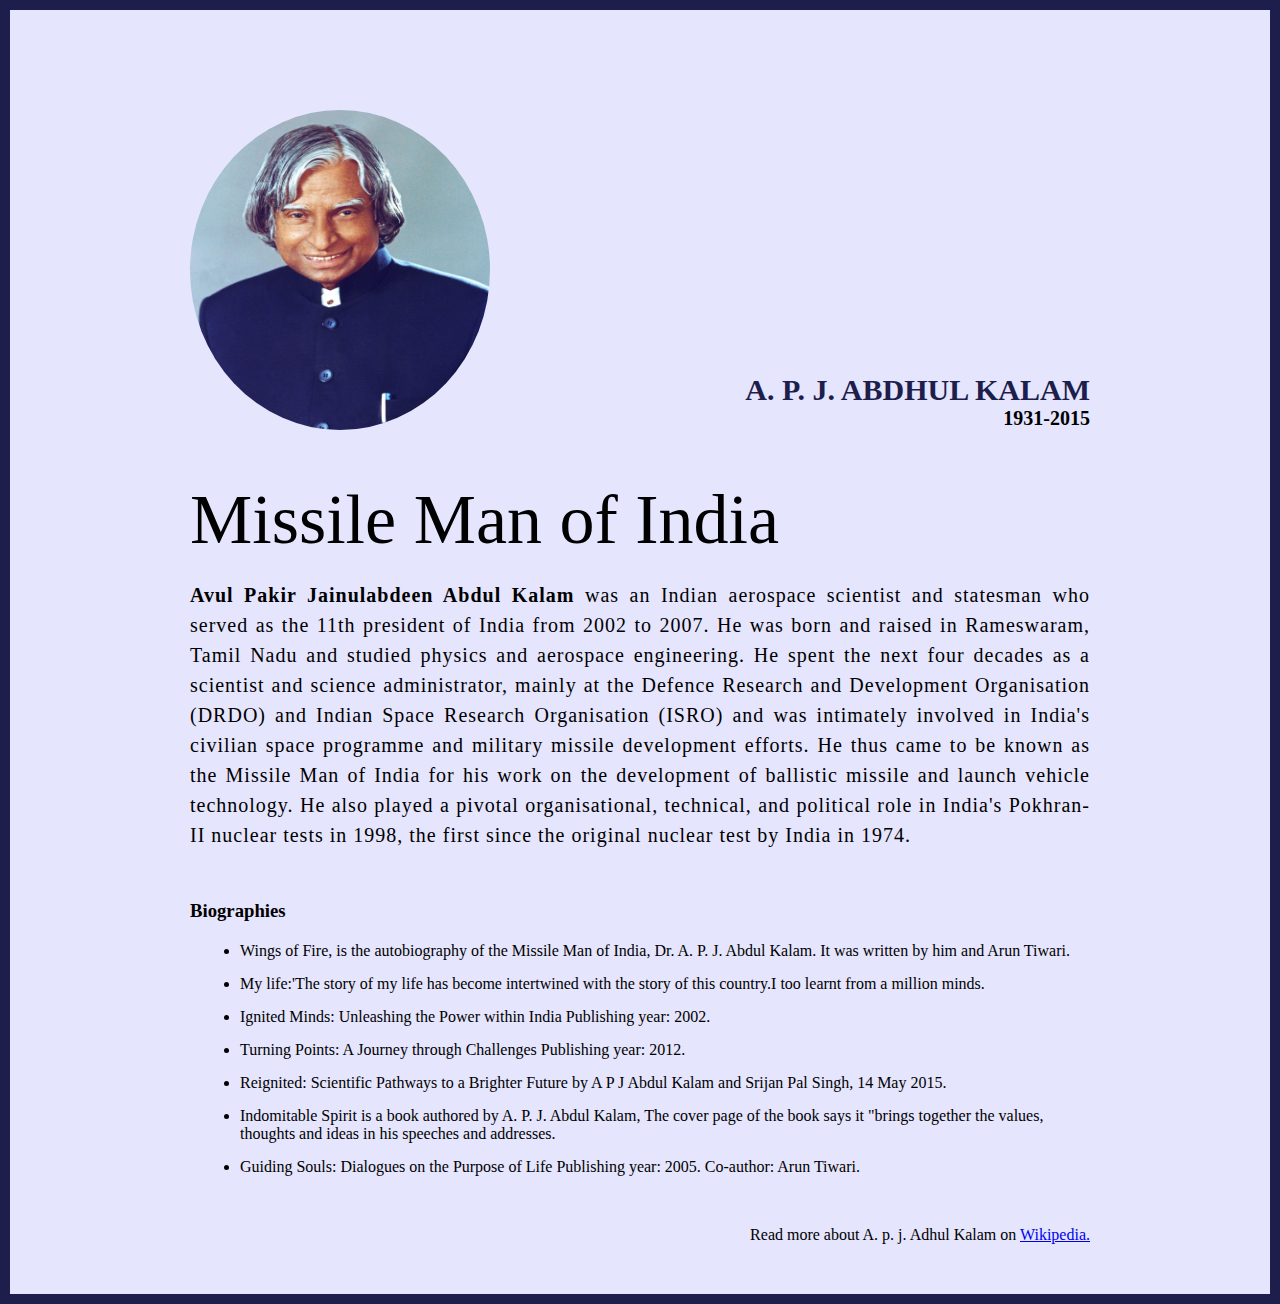
<file: html-css-projects/project_1/index.html>
<!DOCTYPE html>
<html lang="en">
<head>
    <meta charset="UTF-8">
    <meta name="viewport" content="width=device-width, initial-scale=1.0">
    <title>The Tribute Website | A.P.J Abdhul kalam</title>
    <link rel="stylesheet" href="Styles.css">
</head>
<body>
    <div class="container">
        <div class="content">
            <section class="top_section">
                <div class="image_container">
                    <img src="images/A._P._J._Abdul_Kalam.jpg" alt="tribute"/>
                </div>
                <div><h1>A. P. J.  Abdhul Kalam</h1>
                <h4>1931-2015</h4></div>
            </section>
            <section class="About_section">
                <h2>Missile Man of India</h2>
                <p><b>Avul Pakir Jainulabdeen Abdul Kalam </b>was an Indian aerospace scientist and statesman who served as the 11th president of India from 2002 to 2007.
                    He was born and raised in Rameswaram, Tamil Nadu and studied physics and aerospace engineering. 
                    He spent the next four decades as a scientist and science administrator, mainly at the Defence Research and Development Organisation (DRDO) and Indian Space Research Organisation (ISRO) and was intimately involved in India's civilian space programme and military missile development efforts.
                    He thus came to be known as the Missile Man of India for his work on the 
                    development of ballistic missile and launch vehicle technology.
                    He also played a pivotal organisational, technical, and political
                     role in India's Pokhran-II nuclear tests in 1998, the first since 
                     the original nuclear test by India in 1974.</p>
            </section>
            <section class="biography_section">
                <h3>Biographies</h3>
                <ul>
                    <li>Wings of Fire, is the autobiography of the Missile Man of India, Dr. A. P. J. Abdul Kalam. It was written by him and Arun Tiwari.</li>
                    <li>My life:'The story of my life has become intertwined with the story of this country.I too learnt from a million minds.</li>
                    <li>Ignited Minds: Unleashing the Power within India Publishing year: 2002.</li>
                    <li>Turning Points: A Journey through Challenges Publishing year: 2012. </li>
                    <li>Reignited: Scientific Pathways to a Brighter Future by A P J Abdul Kalam and Srijan Pal Singh, 14 May 2015.</li>
                    <li>Indomitable Spirit is a book authored by A. P. J. Abdul Kalam, The cover page of the book says it "brings together the values, thoughts and ideas in his speeches and addresses.</li>
                    <li>Guiding Souls: Dialogues on the Purpose of Life Publishing year: 2005. Co-author: Arun Tiwari.</li>
                </ul>
            </section>
            <footer><p>Read more about A. p. j. Adhul Kalam on <a href="https://en.wikipedia.org/wiki/A._P._J._Abdul_Kalam">Wikipedia.</a></p></footer>
        </div>
    </div>
      
</body>
</html>
</file>
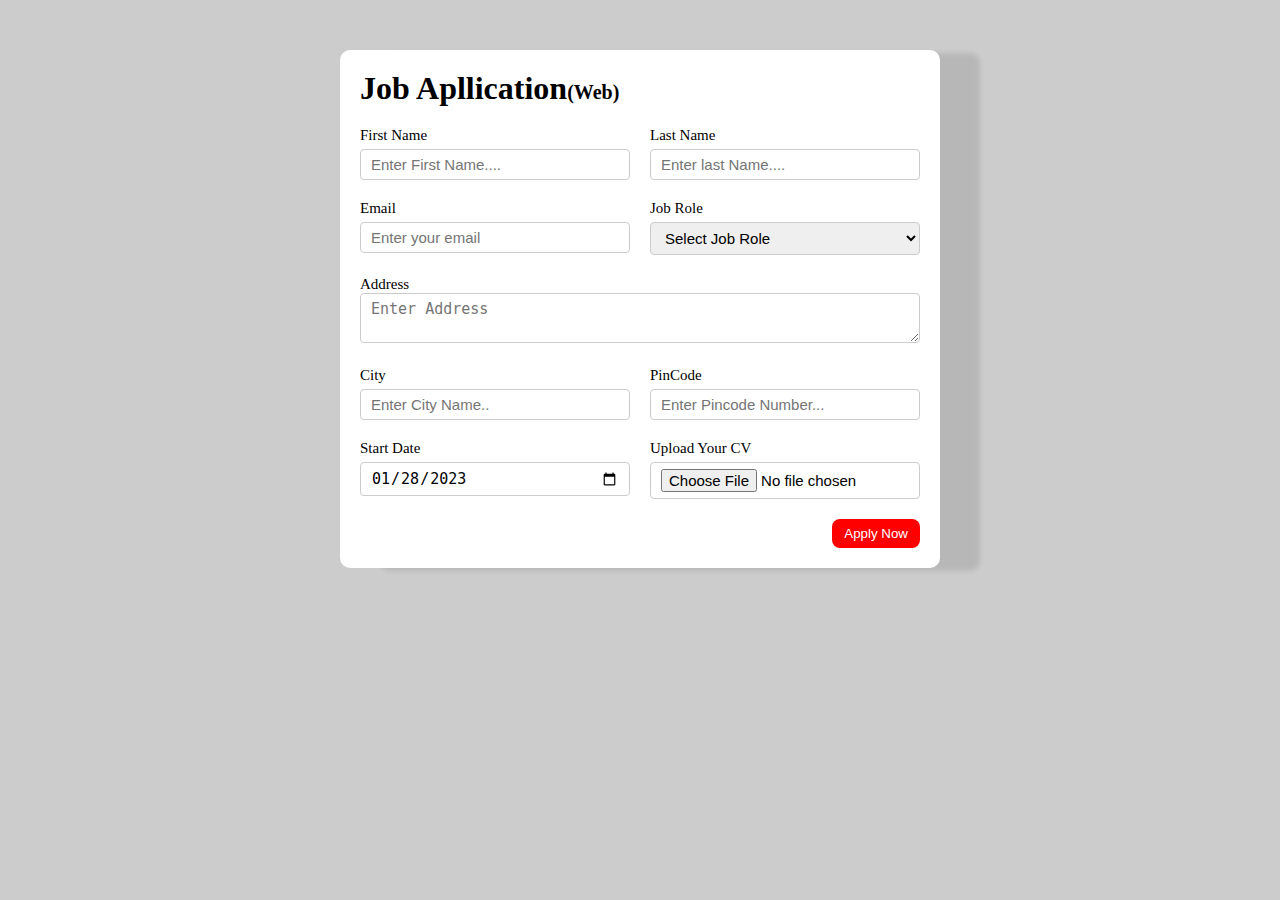
<file: html-css-projects/project_2/index.html>
<!DOCTYPE html>
<html lang="en">
<head>
    <meta charset="UTF-8">
    <meta name="viewport" content="width=device-width, initial-scale=1.0">
    <title>job Apllication Form</title>
    <link rel="stylesheet" href="style.css">
</head>
<body>
    <div class="container">
        <div class="apply_box">
            <h1>Job Apllication<spam class="title_small">(Web)</spam></h1>
            <form action="">
                <div class="form_container">
                    <div class="form_control">
                     <label for="first_name">First Name</label> 
                     <input id="first_name" name="first_name" placeholder="Enter First Name...."/>  
                    </div>
                    <div class="form_control">
                        <label for="last_name">Last Name</label> 
                        <input id="last_name" name="last_name" placeholder="Enter last Name...."/>  
                    </div>
                    <div class="form_control">
                        <label for="email">Email</label> 
                        <input type="email" id="email" name="email" placeholder="Enter your email"/>  
                    </div>
                    <div class="form_control">
                        <label for="job_role">Job Role</label> 
                        <select id="job_role" name="job_role">
                            <option value="">Select Job Role</option>
                            <option value="frontend">Frontend Developer</option>
                            <option value="backend">Backend Developer</option>
                            <option value="full_stack">Full Stack Developer</option>
                            <option value="ul_ux">UI UX Designer</option>
                        </select> 
                    </div> 
                    <div class="textarea_control">
                            <label for="address">Address</label> 
                            <textarea id="address" name="address" row="4" cols="50" placeholder="Enter Address"></textarea>
                    
                    </div>
                           
                    <div class="form_control">
                            <label for="city">City</label> 
                            <input id="city" name="first_name" placeholder="Enter City Name.."/>  
                           
                    </div>
                           
                    <div class="form_control">
                            <label for="pincode">PinCode</label> 
                            <input type="number" id="pincode" name="pincode" placeholder="Enter Pincode Number..."/>  
                           
                    </div>
                           
                    <div class="form_control">
                            <label for="date">Start Date</label> 
                            <input value="2023-01-28" type="date" id="date" name="date"/>  
                           
                    </div>
                           
                        
                    <div class="form_control">
                            <label for="upload">Upload Your CV</label> 
                            <input type="file" id="upload" name="upload"/>  
                           
                       
                     
                    </div>
                    
                </div>
                    <div class="button_container">
                        <button type="submit">Apply Now</button>
                    </div>       
            </form>
        </div>
    </div>
</body>
</html>
</file>
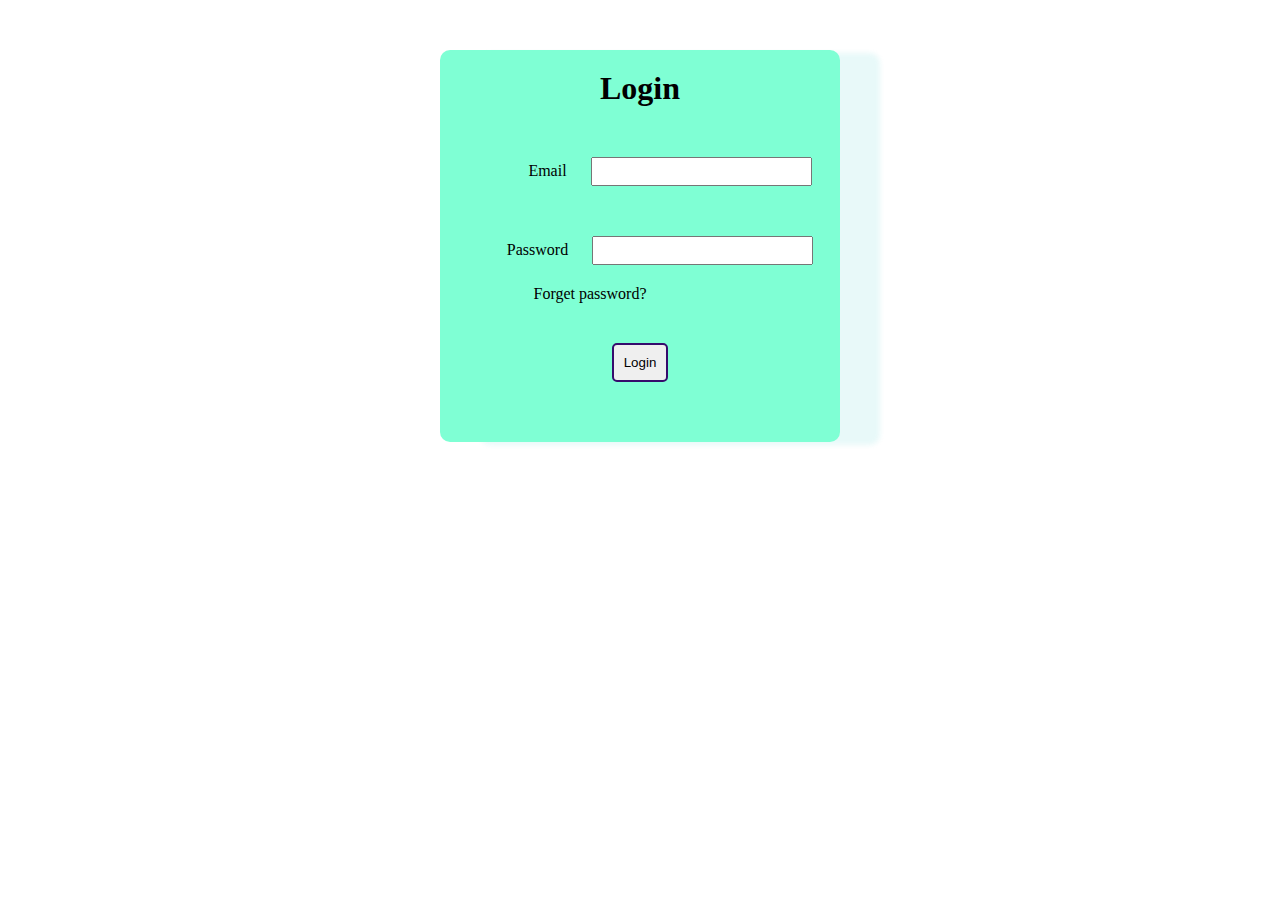
<file: html-css-projects/project_3/index.html>
<!DOCTYPE html>
<html lang="en">
<head>
   <meta charset="UTF-8">
   <meta name="viewport" content="width=device-width, initial-scale=1.0">
   <title>i dont know</title>
   <link rel="stylesheet" href="style.css">
</head>
<body>
   <div class="login_box">
      <h1> Login</h1>
      <div class="mail">
         <label for="email">Email</label>
         <input type="email" id="mail">
      </div>
      <div class="password">
         <label for="Password">Password</label>
         <input type="password" id="password">
      </div>
   <h4>Forget password?</h4>
   <div class="submit_box">
      <button type="submit">Login</button>
   </div>

   </div>
</body>
</html>
</file>
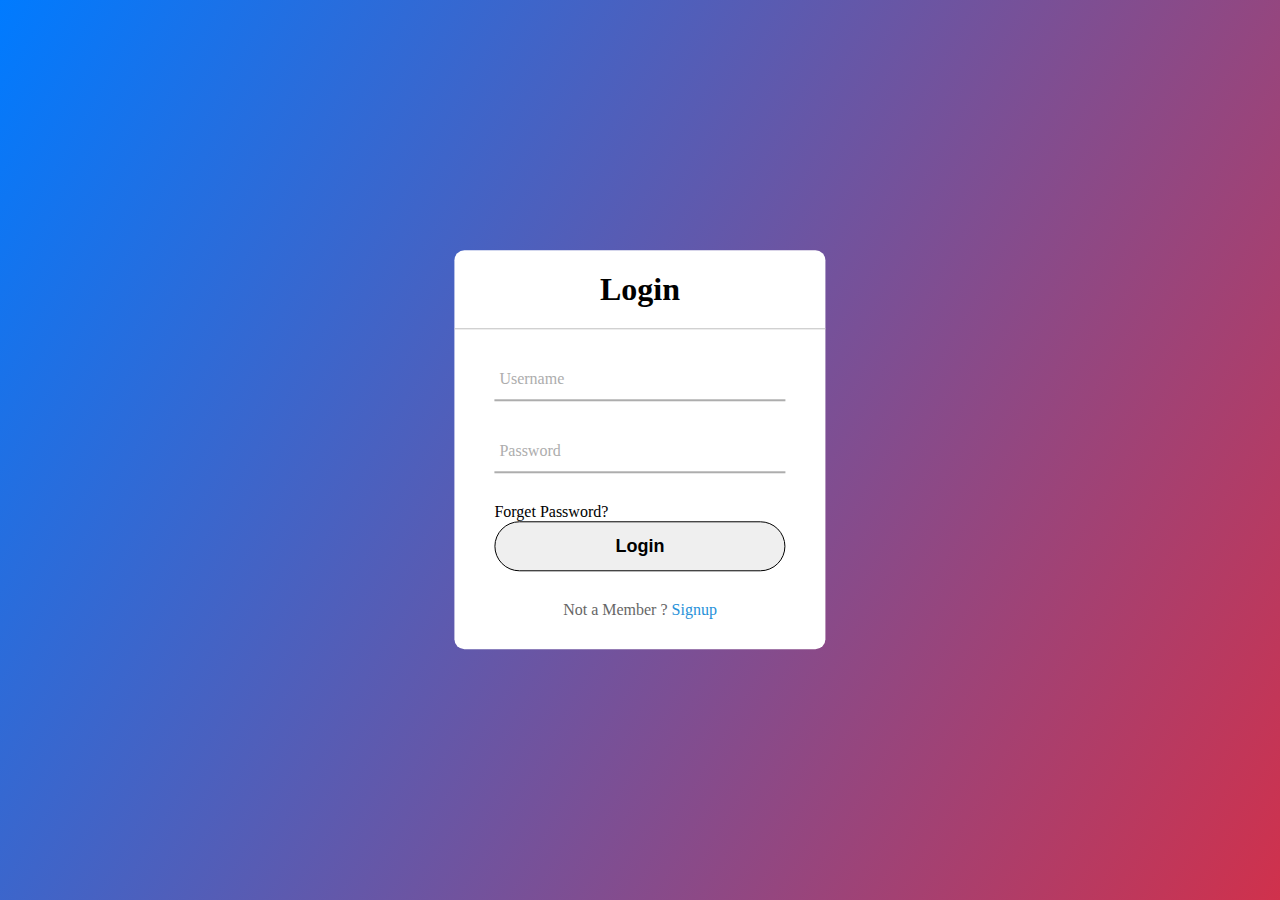
<file: html-css-projects/project_4/index.html>
<!DOCTYPE html>
<html lang="en">
<head>
    <meta charset="UTF-8">
    <meta name="viewport" content="width=device-width, initial-scale=1.0">
    <title>Home</title>
    <link rel="stylesheet" href="style.css"/>
</head>
<body>
    <div class="container">
    <div class="center">
    <h1>Login</h1>
    <form action="" method="POST">
    <div class="txt_field">
       <input  type="text"name="text" required>
       <span></span>
       <label>Username</label>
    </div>
    <div class="txt_field">
        <input type="password" name="password" required>
        <span></span>
        <label>Password</label> 
     </div>
     <div calss="pass">Forget Password?</div>
    
    <div class="submit_button">
        <input name="submit" type="submit" value="Login">
        <div class="signup_link">Not a Member ? <a href="signup.linkedin">Signup</a></div>
</form>
</div>
</div>
</body>
</html>
</file>
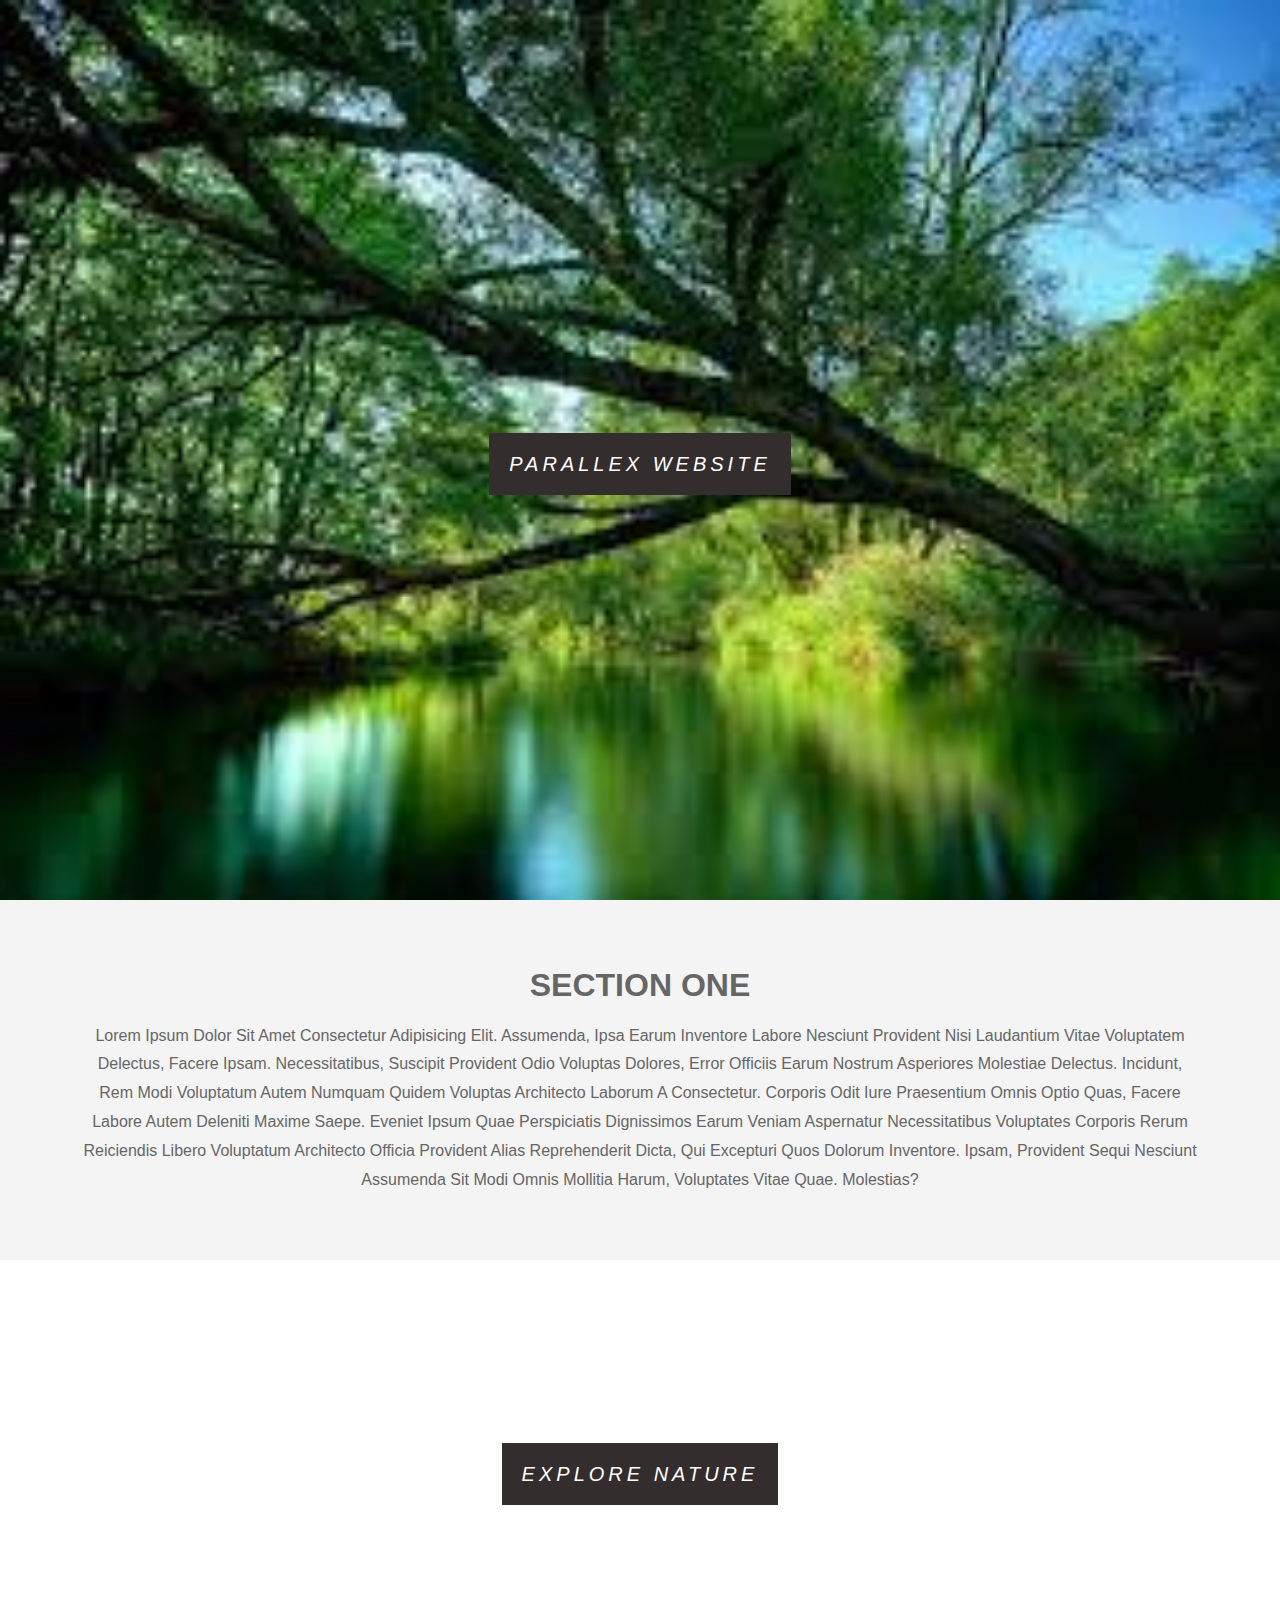
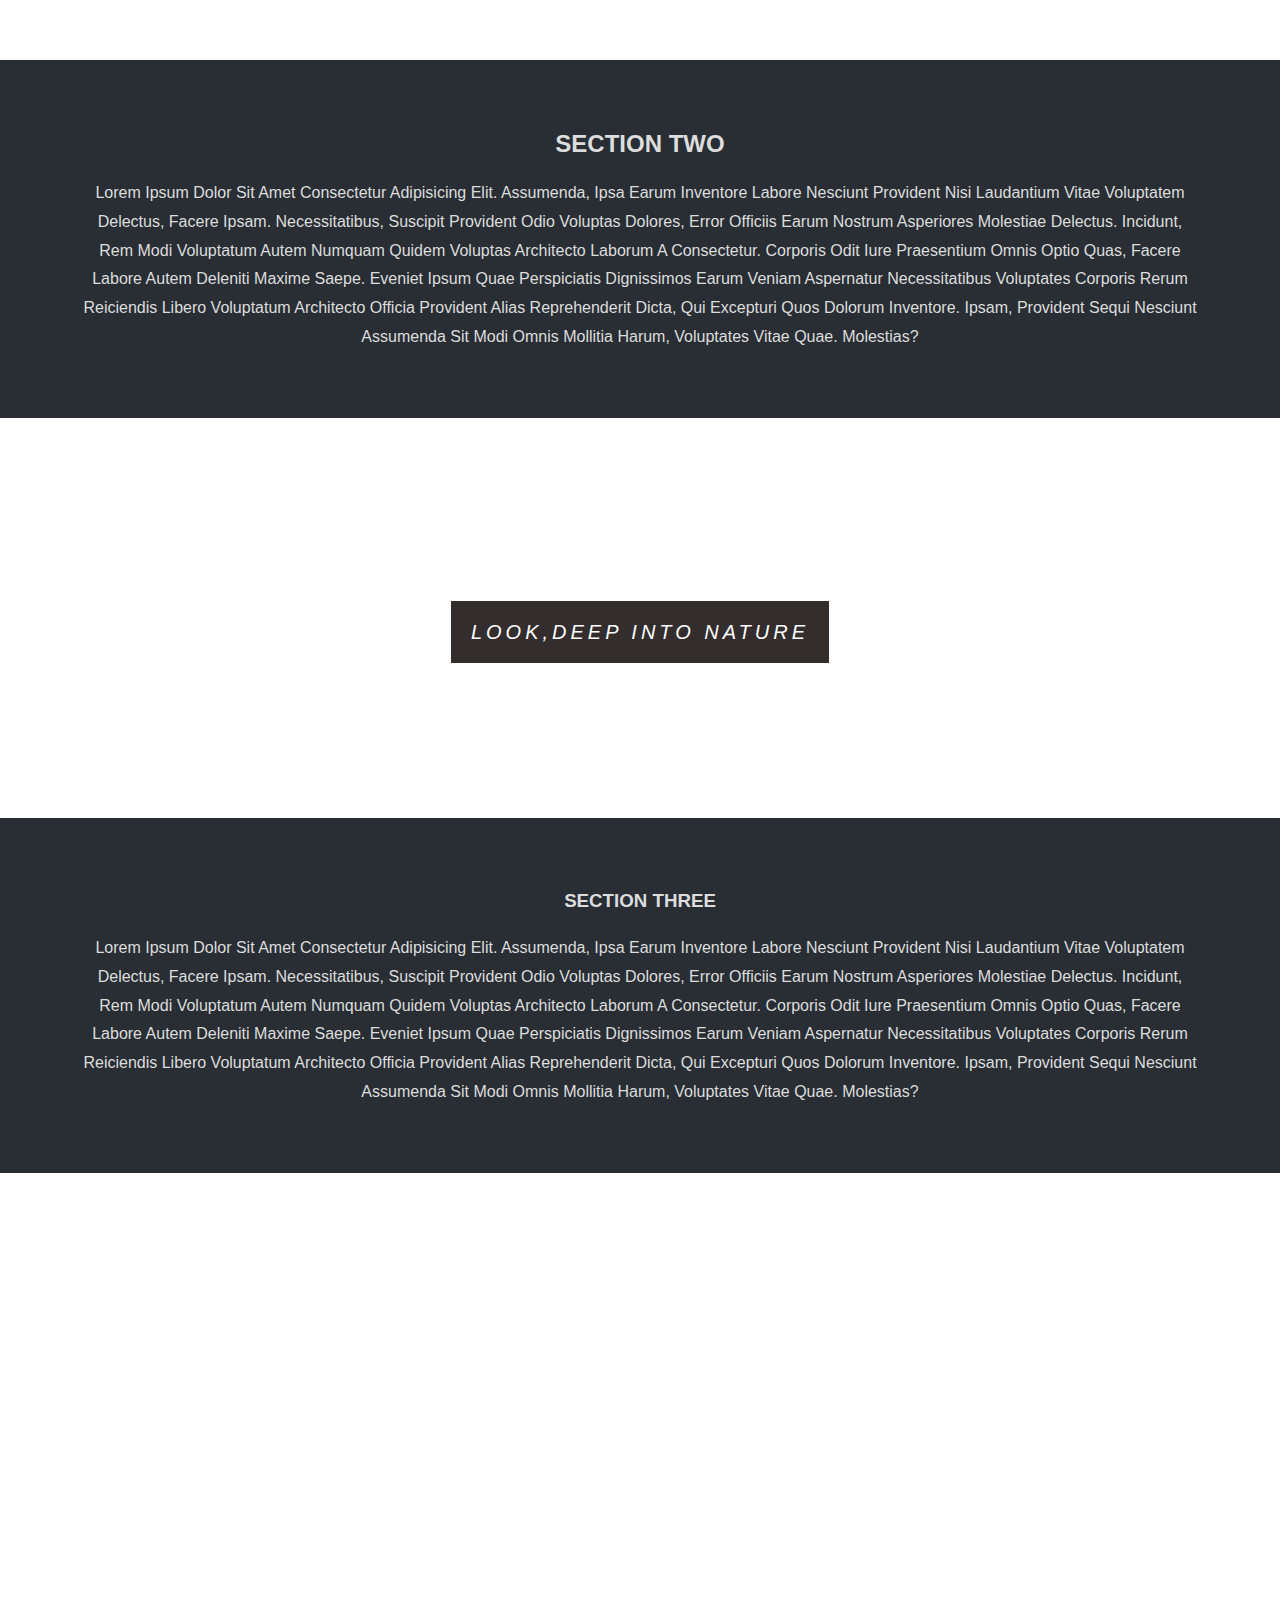
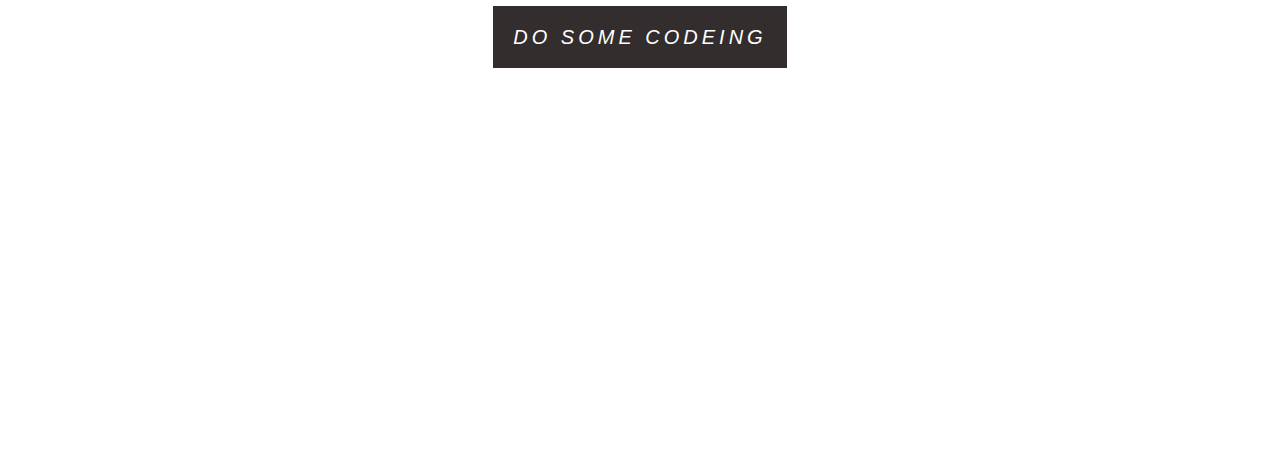
<file: html-css-projects/project_5/index.html>
<!DOCTYPE html>
<html lang="en">
<head>
    <meta charset="UTF-8">
    <meta name="viewport" content="width=device-width, initial-scale=1.0">
    <title>parallex-website</title>
    <link rel="stylesheet" href="style.css">
</head>
<body>
    <section class="pimg1">
        <div class="ptext">
            <span class="textbg">parallex website</span>
        </div>
    </section>
    <section class="section section-light">
        <h1>Section one</h1>
        <p>Lorem ipsum dolor sit amet consectetur adipisicing elit. Assumenda, ipsa earum inventore labore nesciunt provident nisi laudantium vitae voluptatem delectus, facere ipsam. Necessitatibus, suscipit provident odio voluptas dolores, error officiis earum nostrum asperiores molestiae delectus. Incidunt, rem modi voluptatum autem numquam quidem voluptas architecto laborum a consectetur. Corporis odit iure praesentium omnis optio quas, facere labore autem deleniti maxime saepe. Eveniet ipsum quae perspiciatis dignissimos earum veniam aspernatur necessitatibus voluptates corporis rerum reiciendis libero voluptatum architecto officia provident alias reprehenderit dicta, qui excepturi quos dolorum inventore. Ipsam, provident sequi nesciunt assumenda sit modi omnis mollitia harum, voluptates vitae quae. Molestias?
        </p>
    </section>
    <section class="pimg2">
        <div class="ptext">
            <span class="textbg">explore nature</span>
        </div>
    </section>
    <section class="section section-dark">
        <h2>Section two</h2>
        <p>Lorem ipsum dolor sit amet consectetur adipisicing elit. Assumenda, ipsa earum inventore labore nesciunt provident nisi laudantium vitae voluptatem delectus, facere ipsam. Necessitatibus, suscipit provident odio voluptas dolores, error officiis earum nostrum asperiores molestiae delectus. Incidunt, rem modi voluptatum autem numquam quidem voluptas architecto laborum a consectetur. Corporis odit iure praesentium omnis optio quas, facere labore autem deleniti maxime saepe. Eveniet ipsum quae perspiciatis dignissimos earum veniam aspernatur necessitatibus voluptates corporis rerum reiciendis libero voluptatum architecto officia provident alias reprehenderit dicta, qui excepturi quos dolorum inventore. Ipsam, provident sequi nesciunt assumenda sit modi omnis mollitia harum, voluptates vitae quae. Molestias?
        </p>
    </section>
    <section class="pimg3">
        <div class="ptext">
            <span class="textbg">look,deep into nature</span>
        </div>
    </section>
    <section class="section section-dark">
        <h3>Section three</h3>
        <p>Lorem ipsum dolor sit amet consectetur adipisicing elit. Assumenda, ipsa earum inventore labore nesciunt provident nisi laudantium vitae voluptatem delectus, facere ipsam. Necessitatibus, suscipit provident odio voluptas dolores, error officiis earum nostrum asperiores molestiae delectus. Incidunt, rem modi voluptatum autem numquam quidem voluptas architecto laborum a consectetur. Corporis odit iure praesentium omnis optio quas, facere labore autem deleniti maxime saepe. Eveniet ipsum quae perspiciatis dignissimos earum veniam aspernatur necessitatibus voluptates corporis rerum reiciendis libero voluptatum architecto officia provident alias reprehenderit dicta, qui excepturi quos dolorum inventore. Ipsam, provident sequi nesciunt assumenda sit modi omnis mollitia harum, voluptates vitae quae. Molestias?
        </p>
    </section>
    <section class="pimg1">
        <div class="ptext">
            <span class="textbg">do some codeing</span>
        </div>
    </section>
</body>
</html>
</file>
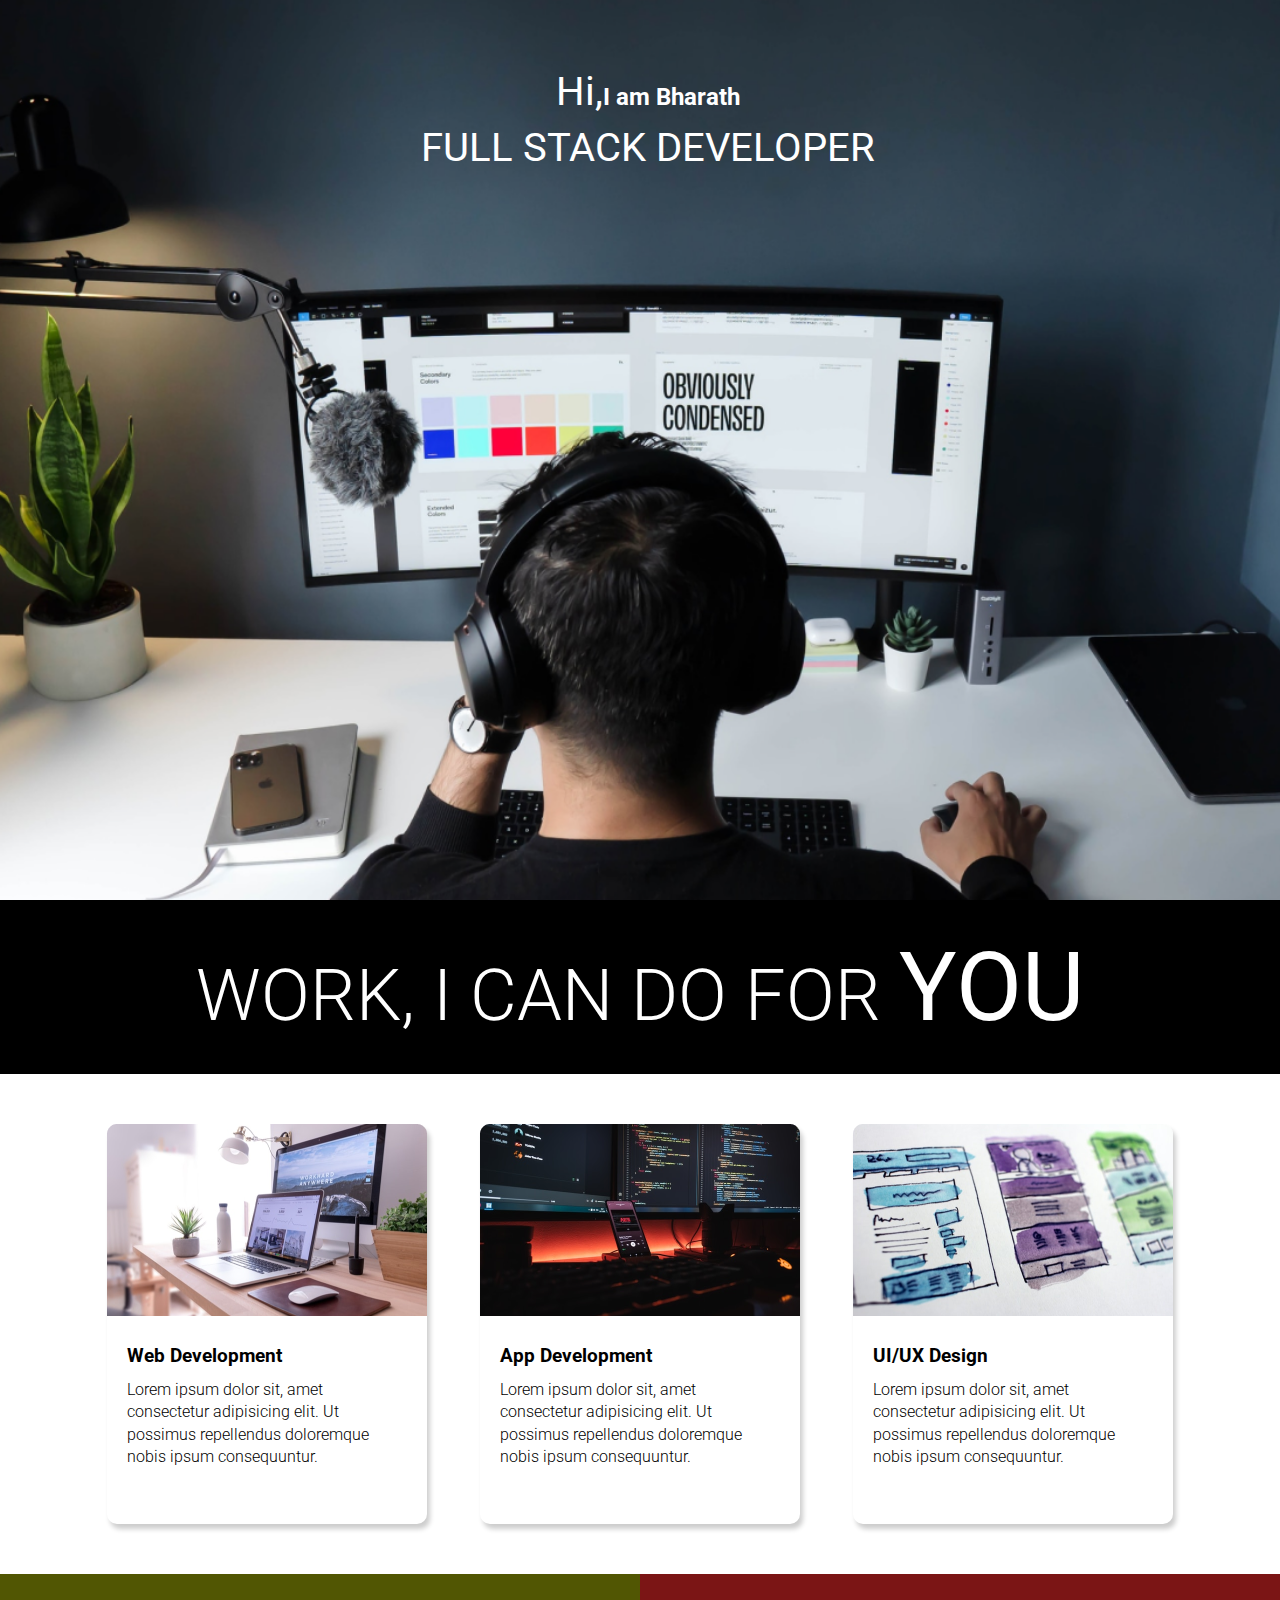
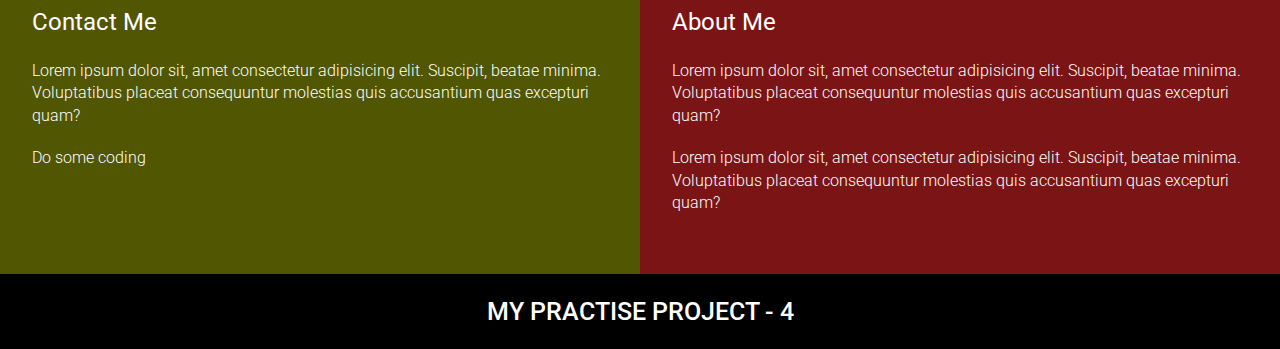
<file: html-css-projects/project_6/index.html>
<!DOCTYPE html>
<html lang="en">
<head>
  <meta charset="UTF-8">
  <meta name="viewport" content="width=device-width, initial-scale=1.0">
  <title>Developer</title>
  <link rel="stylesheet" href="style.css">
</head>
<body>
   <section class="head_section">
    <div class="text">
    <h2><span class="ok">Hi,</span>I am Bharath</h2>
    <h1 class="ok">FULL STACK DEVELOPER</h1>
    </div>
   </section>
   <section class="black_box">
    <h2>WORK, I CAN DO FOR <span>YOU</span></h2>
   </section>
   <section class="work">
    <div class="grid_item">
      <div class="card">
        <div class="image_container">
          <img src="images/web.png" alt="web development"/>
        </div>
        <div class="card_content">
          <h3>Web Development</h3>
          <p>Lorem ipsum dolor sit, amet consectetur adipisicing elit. Ut possimus repellendus doloremque nobis ipsum consequuntur.</p>
        </div>
      </div>
    </div>
    <div class="grid_item">
    <div class="card">
      <div class="image_container">
        <img src="images/mobile.png" alt="App development"/>
      </div>
      <div class="card_content">
        <h3>App Development</h3>
        <p>Lorem ipsum dolor sit, amet consectetur adipisicing elit. Ut possimus repellendus doloremque nobis ipsum consequuntur.</p>
      </div>
    </div>
  </div>
    <div class="grid_item">
    <div class="card">
      <div class="image_container">
        <img src="images/uiux.png" alt="ui/ux design"/>
      </div>
      <div class="card_content">
        <h3>UI/UX Design</h3>
        <p>Lorem ipsum dolor sit, amet consectetur adipisicing elit. Ut possimus repellendus doloremque nobis ipsum consequuntur.</p>
      </div>
    </div>
  </div>
   </section>
   <section class="bottom">
    <div class="contact">
      <h2>Contact Me</h2>
      <p>Lorem ipsum dolor sit, amet consectetur adipisicing elit. Suscipit, beatae minima. Voluptatibus placeat consequuntur molestias quis accusantium quas excepturi quam?</p>
    <p>Do some coding</p>
    </div>
    <div class="about">
      <h2>About Me</h2>
      <p>Lorem ipsum dolor sit, amet consectetur adipisicing elit. Suscipit, beatae minima. Voluptatibus placeat consequuntur molestias quis accusantium quas excepturi quam?</p>
      <p>Lorem ipsum dolor sit, amet consectetur adipisicing elit. Suscipit, beatae minima. Voluptatibus placeat consequuntur molestias quis accusantium quas excepturi quam?</p>
    </div>
   </section>
   <footer>MY PRACTISE PROJECT - 4</footer>
</body>
</html>
</file>
<file: html-css-projects/project_1/Styles.css>
*{
    margin: 0;
    padding: 0;
    box-sizing: border-box;
}
.container{
     background-color:  #e5e5fd;
     min-height: 100vh;
     border: 10px solid #1d1e4c;
}
.content{
     max-width: 900px;
     margin: 0 auto;
}
.top_section{
    margin-top: 100px;
    display: flex;
    justify-content: space-between;
    align-items: flex-end;
}
.top_section h1{
    font-size: 30px;
    font-weight: bold;
    color: #1d1e4c;
    text-transform: uppercase;
}
.top_section h4{
     font-size: 20px;
     text-align: end;
}
.image_container {
    border-radius: 50%;
    overflow: hidden;
}
.image_container,
img{
    width: 300px;
    height: 320px;
}
.About_section{
    margin-top: 50px;  
}
.About_section h2{
    font-size: 70px;
    font-weight: 400;
    margin-bottom: 20px;
}
.About_section p{
    font-size: 20px;
    line-height: 30px;
    letter-spacing: 1px;
    text-align: justify;
}
.biography_section{
    margin: 50px 0;
}
.biography_section h3{
    margin-bottom: 20px;
}
.biography_section ul{
    margin-left: 50px;
}
.biography_section li{
    margin-bottom: 15px;
}
footer{
    margin: 50px 0;
}
footer p{
    text-align: end;
}
</file>
<file: html-css-projects/project_2/style.css>
*{
    margin: 0;
    padding: 0;
    box-sizing: border-box;
}
body{
    background-color: #ccc;
}
.container{
    max-width: 900px;
    margin: 0 auto;
}
.apply_box{
    max-width: 600px;
    padding: 20px;
    background-color: white;
    margin: 0 auto;
    margin-top: 50px;
    box-shadow: 40px 3px 5px rgba(1, 1,1, 0.1);
    border-radius: 10px;
}
.title_small {
    font-size: 20px;
}
.form_container{
    margin-top: 20px;
    display: grid;
    gap: 20px;
    grid-template-columns: repeat(auto-fit, minmax(200px, 1fr)) ;
}
.form_control {
    display: flex; 
    flex-direction: column;  
}
label{
    font-size: 15px;
    margin-bottom: 5px;
}
input,select,textarea{
    padding: 6px 10px;
    border: 1px solid #ccc;
    border-radius: 4px;
    font-size: 15px;
}
input:focus{
     outline-color: red;
}
.button_container {
    display: flex;
    justify-content: end;
    margin-top: 20px;
}
button{
    background-color: red;
    border: transparent solid 2px;
    padding: 5px 10px;
    color: white;
    border-radius: 8px;
    transition: 0.3 ease-in;
}
button:hover{
    background-color: #ccc;
    border: 2px solid red;
    color: black;
    transition: 0.3 ease-out;
    cursor: pointer;
}
.textarea_control{
    grid-column: 1/ span 2;
}
.textarea_control textarea{
    width:100%;
}
@media (max-width: 460px) {
    .textarea_control{
        grid-column: 1/ span 1;
    }
};
</file>
<file: html-css-projects/project_3/style.css>
*{
    margin: 0;
    padding: 0;
    box-sizing: border-box;
}
body{
    background-color: white;
}
.login_box,h1{
     text-align: center;
}
.login_box{
    max-width: 400px;

    min-height: 300px;
    padding: 20px;
    background-color: aquamarine;
    margin: 0 auto;
    margin-top:50px ;
    border-radius: 10px;
    box-shadow: 40px 3px 5px rgba(29, 199, 193, 0.1);
}
input:focus{
    outline-color: blue;
}
input,label{
    margin-top: 50px;
    padding: 5px 20px;
    flex-direction:row;
}
.mail,label{
    margin-left: 20px;
}
input:hover{
    border: 4px solid rgb(255, 192, 224) ;
    
}
button{
    margin: 40px;
    justify-content: end;
    color: black;
    border: 2px solid rgb(54, 12, 108);
    padding: 10px 10px;
    border-radius: 5px;
    transition: 0.3 ease-in;
}
button:hover{
    color: black;
    font-weight: bold;
    background-color: rgb(226, 81, 166);
    transition: 0.3 ease-out;
    cursor: pointer;
}
h4{
    margin-top: 20px;
    margin-right: 100px;
    font-weight: 100;
}
</file>
<file: html-css-projects/project_4/style.css>
body{
    margin: 0;
    padding: 0;
    background: linear-gradient(120deg, #007bff, #d0314c);
    background-repeat: no-repeat;
    background-size: cover;
    height: 100vh;
    overflow: hidden;
}
.center{
     background: white;
     position:absolute;
     top: 50%;
     left: 50%;
     border-radius: 10px;
     width: 29vw;
     transform: translate(-50%, -50%);
}
.center h1{
    text-align: center;
    padding: 0 0 20px 0;
    border-bottom: 1px solid silver;
}
.center form{
    padding: 0 40px;
    box-sizing: border-box;
}
form .txt_field{
    position: relative;
   border-bottom: 2px solid #adadad;
   margin: 30px 0;
}
.txt_field label{
    position: absolute;
    top: 50%;
    left: 5px;
    color: #adadad;
    transform: translateY(-50%);
    font-size: 16px;
    pointer-events:none;
}
.txt_field input{
    width: 100%;
    padding: 0 5px;
    height: 40px;
    font-size: 16px;
    border: none;
    background: none;
    outline: none;
  }
.txt_field span::before{
    content: '';
    position: absolute;
    top: 40px;
    left: 0;
    width: 0;
    height: 2px;
    background: #2691d9;
    transition: .5s;
}
.txt_field input:focus ~ label,
.txt_field input:valid ~ label{
  top: -5px;
  color: #2691d9;
}
.txt_field input:focus ~ span::before,
.txt_field input:Valid ~ span::before{
  width: 100%;
}
.pass{
    margin: -5px 0 20px 5px;
  color: #a6a6a6;
  cursor: pointer;
}
.pass:hover{
    text-decoration: underline;
  }
  
  input[type="Submit"]{
    width: 100%;
    height: 50px;
    border: 1px solid;
    border-radius: 25px;
    font-size: 18px;
    font-weight: 700;
    cursor: pointer;
  
  }
  
  input[type="Submit"]:hover{
    background: #2691d9;
    color: #e9f4fb;
    transition: .5s;
  }
  
  .signup_link{
    margin: 30px 0;
    text-align: center;
    font-size: 16px;
    color: #666666;
  }
  
  .signup_link a{
    color: #2691d9;
    text-decoration: none;
  }
  
  .signup_link a:hover{
    text-decoration: underline;
  }
  
  .HomeAbout{
    width: 100vw;
    height: 25vh;
  }
</file>
<file: html-css-projects/project_5/style.css>
html,body{
    height: 100%;
    margin: 0;
    color: #666;
    font-size: 16px;
    font-family: 'lato',sans-serif;
    font-weight: 400;
    line-height: 1.8em;
}
.pimg1{
    background-image: url(images/middle.jpeg);
    min-height:100%;
}
.pimg2{
    background-image: url(images/first.jpg);
    min-height: 400px;
}
.pimg3{
    background-image: url(images/first.jpg);
    min-height: 400px;
}
.pimg1,.pimg2,.pimg3{
    position: relative;
    background-repeat: no-repeat;
    background-position: center;
    background-size: cover;
    background-attachment:fixed;
}
.ptext{
    text-transform: uppercase;
    color: white;
    text-align: center;
    position: absolute;
    top: 50%;
    width: 100%;
    letter-spacing: 4px;
    font-size:20px;
    font-style: italic;
}
.textbg{
    background-color:rgb(51, 45, 45);
    padding: 20px;
    letter-spacing: 4px;
}
.section{
    padding: 50px 80px;
    text-align: center;
    text-transform: capitalize;
}
.section-light{
background-color: #f4f4f4;
color: #666;
}
.section{
    h1,h2,h3{
    text-transform: uppercase;
}
}
.section-dark{
    background-color:#282e34;
    color: #ddd;
}
</file>
<file: html-css-projects/project_6/style.css>
@import url("https://fonts.googleapis.com/css2?family=Roboto:ital,wght@0,100;0,300;0,400;0,500;0,700;0,900;1,100;1,300;1,400;1,500;1,700;1,900&display=swap");
*{
  margin:0;
  padding:0;
  box-sizing: border-box;
}
html,
body{
  line-height: 1.4;
  font-weight: 300;
  font-family: "Roboto",sans-serif;
}
.head_section{
  background-image: url(images/developer.png);
  background-size: cover;
  min-height: 100vh;
  background-position: center;
  background-repeat: no-repeat;
}
.text{
  color: white;
  text-align: center;
  padding-top: 64px;
  margin: 0 auto;
  max-width: 900px;
  padding-left: 16px;
}
.ok{
  font-size: 40px;
  font-weight: 400;
}
.black_box{
  background-color: black;
  padding:20px;
}
.black_box h2{
  color: white;
  font-size: 72px;
  text-align: center;
  font-weight: 300;
}
.black_box h2 span{
  font-size: 96px;
  font-weight: 400;
}
.work{
  display: grid;
  gap: 20px;
  grid-template-columns: repeat(auto-fit,minmax(320px,1fr));
  margin: 50px auto;
  max-width: 1100px;
}
.grid_item{
  display: flex;
  justify-content: center;
  align-items: center;
}
.card{
  max-width: 320px;
  height: 400px;
  border-radius: 10px;
  box-shadow: 3px 5px 5px rgb(1,1,1,0.2);
  transition: 0.2s ease-in-out;
}
.card:hover{
  transform: scale(1.04);
  box-shadow: 3px 5px 5px rgb(1,1,1,0.3);
  transition: 0.2s ease-in-out;
}
.card_content{
  padding: 20px;
}
.card_content h3{
  margin-bottom: 10px;
}
.bottom{
  display: flex;
  color: white;
}
.contact{
  background-color:#515603;
}
.about{
   background-color: rgb(123, 21, 21);
}
.contact,
.about{
  min-height: 300px;
  padding: 32px;
}
.contact p,
.about p{
  margin-bottom: 20px;
}
.contact h2,
.about h2{
  font-weight: 400;
  margin-bottom: 20px;
}
footer{
  text-align: center;
  background-color: black;
  font-size: 25px;
  color: white;
  padding: 20px;
  font-weight: 500;
}
@media (max-width:786px) {
  .head_section{
    max-height: 50vh;
  }
  .text{
    padding: 10px 0;
    text-align: center;
  }
  .ok{
    font-size: 32px;
  }
  .black_box h2{
     font-size: 24px;
  }
  .black_box h2 span{
    font-size: 32px;
    font-weight: 400;
 }
 .bottom{
  flex-direction: column;
 }
}
</file>
